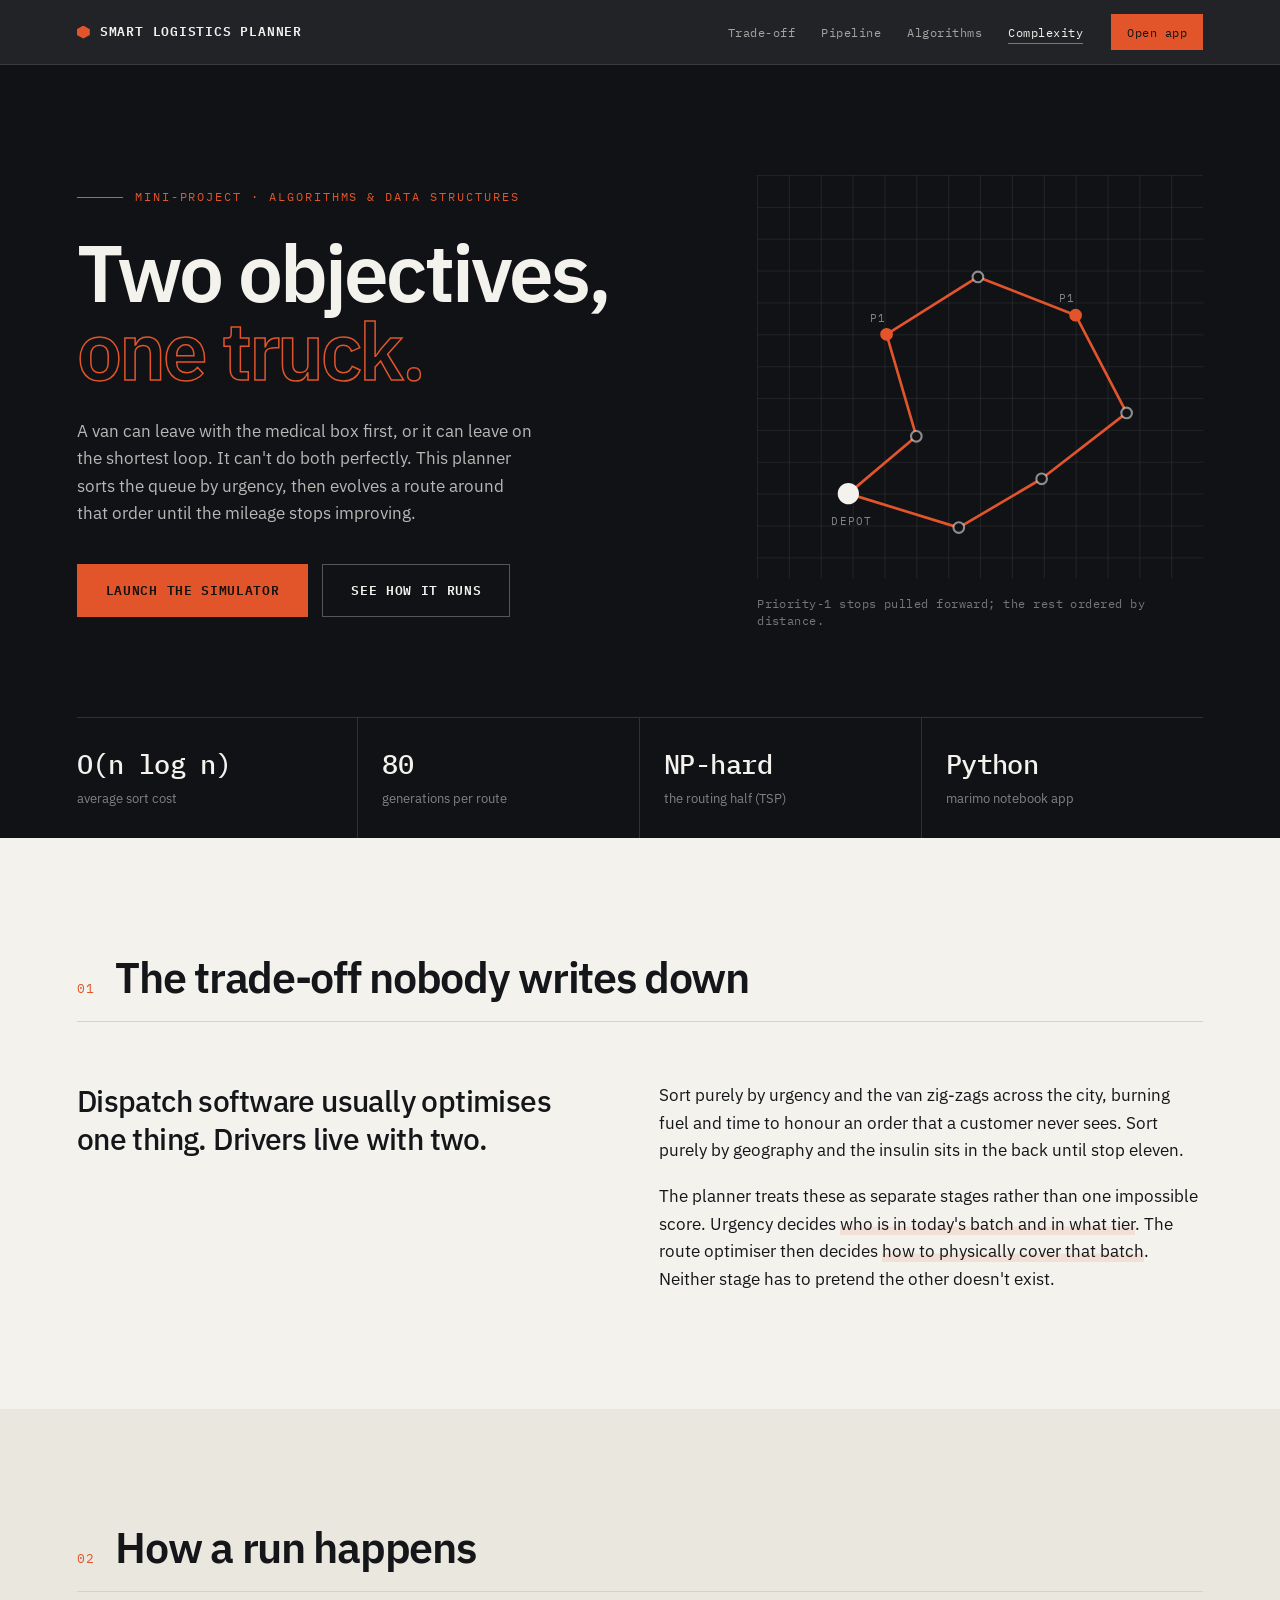
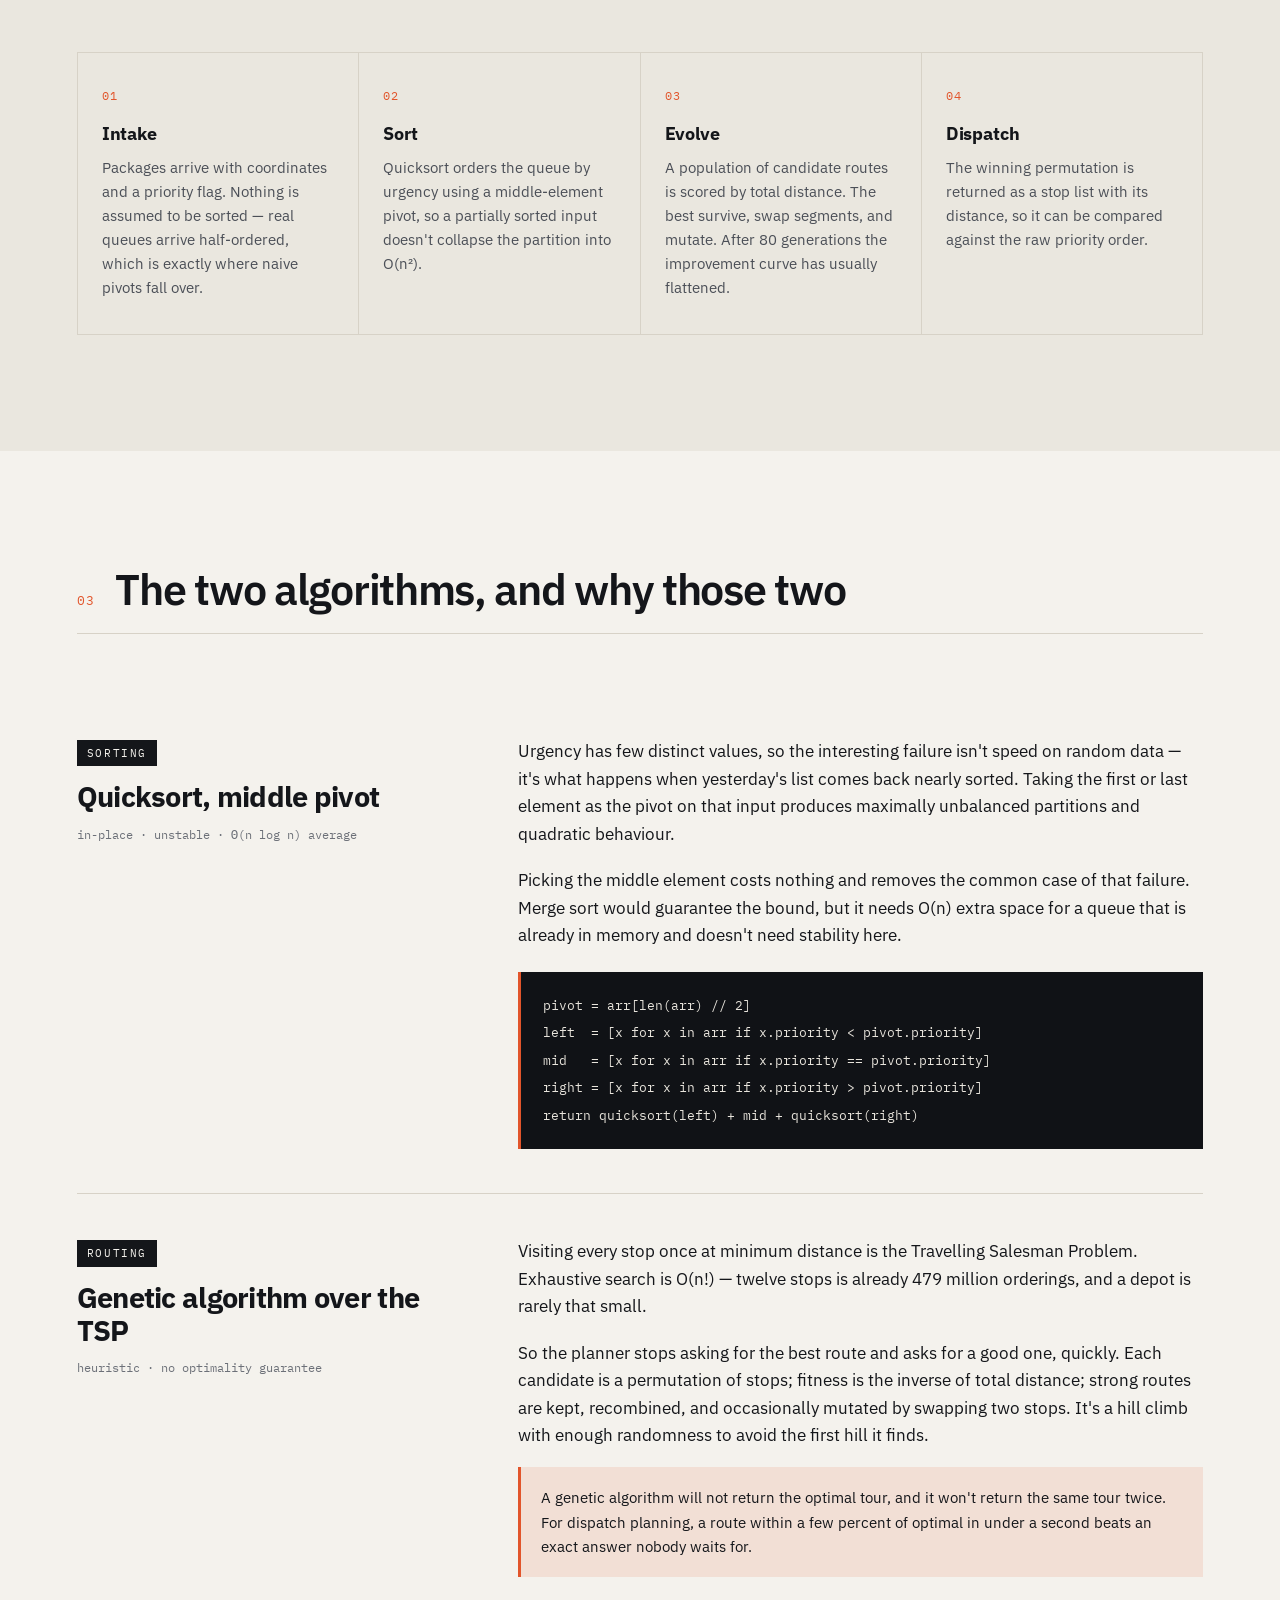
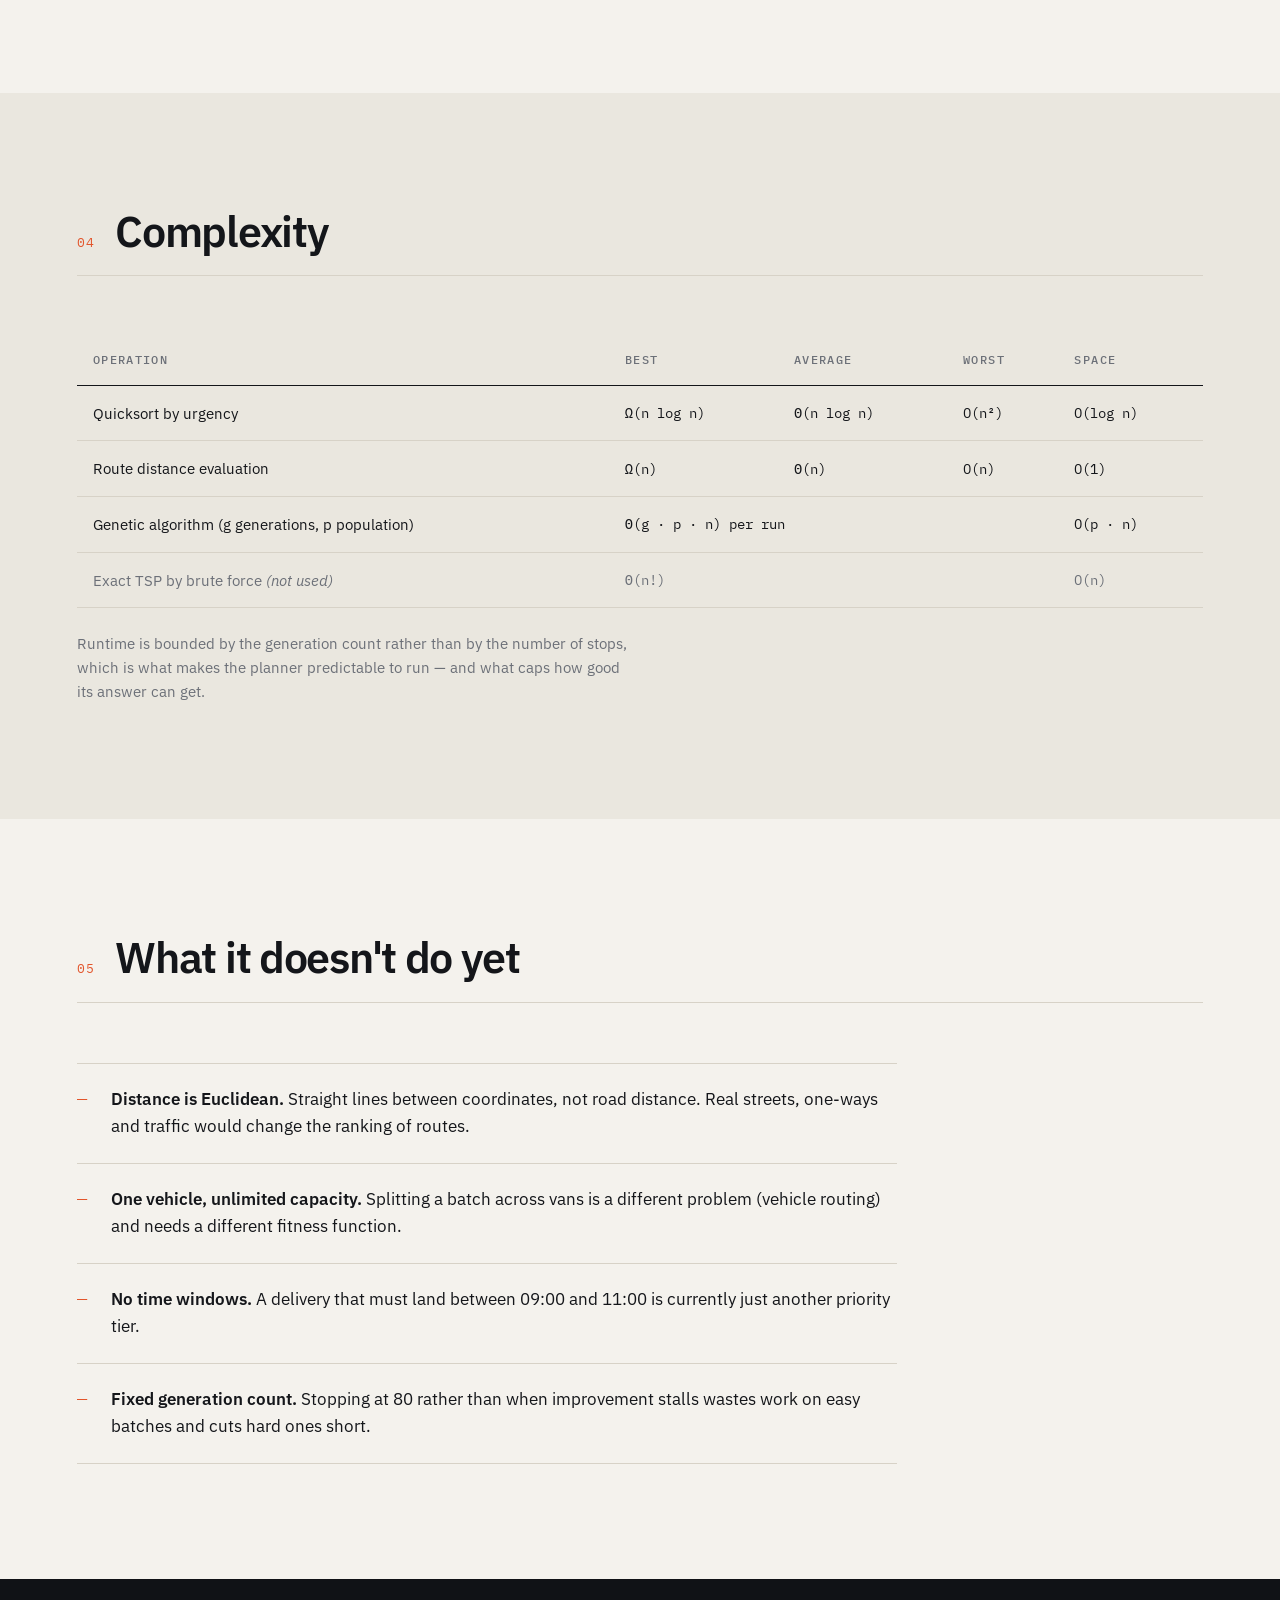
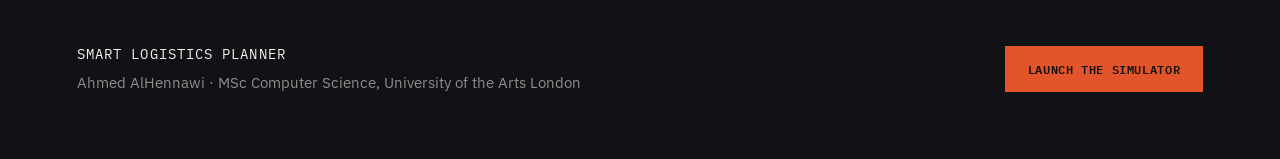
<file: index.html>
<!DOCTYPE html>
<html lang="en">

<head>
    <meta charset="UTF-8">
    <meta name="viewport" content="width=device-width, initial-scale=1.0">
    <title>Smart Logistics Planner — Ahmed AlHennawi</title>
    <meta name="description"
        content="A dispatch planner that sorts a package queue by urgency, then evolves a delivery route with a genetic algorithm. MSc mini-project, UAL.">
    <link rel="preconnect" href="https://fonts.googleapis.com">
    <link rel="preconnect" href="https://fonts.gstatic.com" crossorigin>
    <link href="https://fonts.googleapis.com/css2?family=IBM+Plex+Mono:wght@400;500;600&family=IBM+Plex+Sans:wght@400;500;600;700&display=swap"
        rel="stylesheet">
    <link rel="stylesheet" href="style.css">
</head>

<body>
    <a class="skip" href="#main">Skip to content</a>

    <nav class="bar">
        <a class="wordmark" href="#top">
            <span class="mark" aria-hidden="true"></span>
            Smart&nbsp;Logistics&nbsp;Planner
        </a>
        <ul class="bar-nav">
            <li><a href="#tradeoff">Trade-off</a></li>
            <li><a href="#pipeline">Pipeline</a></li>
            <li><a href="#algorithms">Algorithms</a></li>
            <li><a href="#complexity">Complexity</a></li>
        </ul>
        <a class="bar-cta" href="app.html" target="_blank" rel="noopener">Open app</a>
    </nav>

    <main id="main">
        <header class="hero" id="top">
            <div class="hero-grid">
                <div class="hero-text">
                    <p class="kicker">Mini-project · Algorithms &amp; Data Structures</p>
                    <h1>Two objectives,<br><span class="hl">one truck.</span></h1>
                    <p class="lede">A van can leave with the medical box first, or it can leave on the shortest loop.
                        It can't do both perfectly. This planner sorts the queue by urgency, then evolves a route
                        around that order until the mileage stops improving.</p>
                    <div class="hero-actions">
                        <a class="btn" href="app.html" target="_blank" rel="noopener">Launch the simulator</a>
                        <a class="btn ghost" href="#pipeline">See how it runs</a>
                    </div>
                </div>

                <figure class="map" aria-label="Illustration of a delivery route through eight stops">
                    <svg viewBox="0 0 420 380" role="img">
                        <defs>
                            <pattern id="grid" width="30" height="30" patternUnits="userSpaceOnUse">
                                <path d="M30 0H0V30" fill="none" stroke="currentColor" stroke-width="1"
                                    opacity=".14" />
                            </pattern>
                        </defs>
                        <rect width="420" height="380" fill="url(#grid)" />
                        <polyline class="route" fill="none" stroke-width="2.5" stroke-linecap="round"
                            stroke-linejoin="round"
                            points="86,300 150,246 122,150 208,96 300,132 348,224 268,286 190,332 86,300" />
                        <g class="stops">
                            <circle cx="86" cy="300" r="9" class="depot" />
                            <circle cx="150" cy="246" r="5" />
                            <circle cx="122" cy="150" r="5" class="urgent" />
                            <circle cx="208" cy="96" r="5" />
                            <circle cx="300" cy="132" r="5" class="urgent" />
                            <circle cx="348" cy="224" r="5" />
                            <circle cx="268" cy="286" r="5" />
                            <circle cx="190" cy="332" r="5" />
                        </g>
                        <text x="70" y="330" class="lbl">DEPOT</text>
                        <text x="106" y="138" class="lbl">P1</text>
                        <text x="284" y="120" class="lbl">P1</text>
                    </svg>
                    <figcaption>Priority-1 stops pulled forward; the rest ordered by distance.</figcaption>
                </figure>
            </div>

            <ul class="stats">
                <li><b>O(n log n)</b><span>average sort cost</span></li>
                <li><b>80</b><span>generations per route</span></li>
                <li><b>NP-hard</b><span>the routing half (TSP)</span></li>
                <li><b>Python</b><span>marimo notebook app</span></li>
            </ul>
        </header>

        <section id="tradeoff" class="band">
            <div class="head">
                <span class="num">01</span>
                <h2>The trade-off nobody writes down</h2>
            </div>
            <div class="split">
                <p class="big">Dispatch software usually optimises one thing. Drivers live with two.</p>
                <div class="prose">
                    <p>Sort purely by urgency and the van zig-zags across the city, burning fuel and time to honour an
                        order that a customer never sees. Sort purely by geography and the insulin sits in the back
                        until stop eleven.</p>
                    <p>The planner treats these as separate stages rather than one impossible score. Urgency decides
                        <em>who is in today's batch and in what tier</em>. The route optimiser then decides
                        <em>how to physically cover that batch</em>. Neither stage has to pretend the other doesn't
                        exist.</p>
                </div>
            </div>
        </section>

        <section id="pipeline" class="band alt">
            <div class="head">
                <span class="num">02</span>
                <h2>How a run happens</h2>
            </div>
            <ol class="steps">
                <li>
                    <span class="step-n">01</span>
                    <h3>Intake</h3>
                    <p>Packages arrive with coordinates and a priority flag. Nothing is assumed to be sorted — real
                        queues arrive half-ordered, which is exactly where naive pivots fall over.</p>
                </li>
                <li>
                    <span class="step-n">02</span>
                    <h3>Sort</h3>
                    <p>Quicksort orders the queue by urgency using a middle-element pivot, so a partially sorted input
                        doesn't collapse the partition into O(n²).</p>
                </li>
                <li>
                    <span class="step-n">03</span>
                    <h3>Evolve</h3>
                    <p>A population of candidate routes is scored by total distance. The best survive, swap segments,
                        and mutate. After 80 generations the improvement curve has usually flattened.</p>
                </li>
                <li>
                    <span class="step-n">04</span>
                    <h3>Dispatch</h3>
                    <p>The winning permutation is returned as a stop list with its distance, so it can be compared
                        against the raw priority order.</p>
                </li>
            </ol>
        </section>

        <section id="algorithms" class="band">
            <div class="head">
                <span class="num">03</span>
                <h2>The two algorithms, and why those two</h2>
            </div>

            <article class="algo">
                <div class="algo-meta">
                    <p class="tag">Sorting</p>
                    <h3>Quicksort, middle pivot</h3>
                    <p class="mono-note">in-place · unstable · Θ(n log n) average</p>
                </div>
                <div class="prose">
                    <p>Urgency has few distinct values, so the interesting failure isn't speed on random data — it's
                        what happens when yesterday's list comes back nearly sorted. Taking the first or last element
                        as the pivot on that input produces maximally unbalanced partitions and quadratic behaviour.</p>
                    <p>Picking the middle element costs nothing and removes the common case of that failure. Merge sort
                        would guarantee the bound, but it needs O(n) extra space for a queue that is already in memory
                        and doesn't need stability here.</p>
                    <pre><code>pivot = arr[len(arr) // 2]
left  = [x for x in arr if x.priority &lt; pivot.priority]
mid   = [x for x in arr if x.priority == pivot.priority]
right = [x for x in arr if x.priority &gt; pivot.priority]
return quicksort(left) + mid + quicksort(right)</code></pre>
                </div>
            </article>

            <article class="algo">
                <div class="algo-meta">
                    <p class="tag">Routing</p>
                    <h3>Genetic algorithm over the TSP</h3>
                    <p class="mono-note">heuristic · no optimality guarantee</p>
                </div>
                <div class="prose">
                    <p>Visiting every stop once at minimum distance is the Travelling Salesman Problem. Exhaustive
                        search is O(n!) — twelve stops is already 479 million orderings, and a depot is rarely
                        that small.</p>
                    <p>So the planner stops asking for the best route and asks for a good one, quickly. Each candidate
                        is a permutation of stops; fitness is the inverse of total distance; strong routes are kept,
                        recombined, and occasionally mutated by swapping two stops. It's a hill climb with enough
                        randomness to avoid the first hill it finds.</p>
                    <p class="callout">A genetic algorithm will not return the optimal tour, and it won't return the
                        same tour twice. For dispatch planning, a route within a few percent of optimal in under a
                        second beats an exact answer nobody waits for.</p>
                </div>
            </article>
        </section>

        <section id="complexity" class="band alt">
            <div class="head">
                <span class="num">04</span>
                <h2>Complexity</h2>
            </div>
            <div class="table-wrap">
                <table>
                    <thead>
                        <tr>
                            <th>Operation</th>
                            <th>Best</th>
                            <th>Average</th>
                            <th>Worst</th>
                            <th>Space</th>
                        </tr>
                    </thead>
                    <tbody>
                        <tr>
                            <td>Quicksort by urgency</td>
                            <td>Ω(n log n)</td>
                            <td>Θ(n log n)</td>
                            <td>O(n²)</td>
                            <td>O(log n)</td>
                        </tr>
                        <tr>
                            <td>Route distance evaluation</td>
                            <td>Ω(n)</td>
                            <td>Θ(n)</td>
                            <td>O(n)</td>
                            <td>O(1)</td>
                        </tr>
                        <tr>
                            <td>Genetic algorithm (g generations, p population)</td>
                            <td colspan="3">Θ(g · p · n) per run</td>
                            <td>O(p · n)</td>
                        </tr>
                        <tr class="muted">
                            <td>Exact TSP by brute force <em>(not used)</em></td>
                            <td colspan="3">Θ(n!)</td>
                            <td>O(n)</td>
                        </tr>
                    </tbody>
                </table>
            </div>
            <p class="foot-note">Runtime is bounded by the generation count rather than by the number of stops, which
                is what makes the planner predictable to run — and what caps how good its answer can get.</p>
        </section>

        <section id="limits" class="band">
            <div class="head">
                <span class="num">05</span>
                <h2>What it doesn't do yet</h2>
            </div>
            <ul class="limits">
                <li><b>Distance is Euclidean.</b> Straight lines between coordinates, not road distance. Real streets,
                    one-ways and traffic would change the ranking of routes.</li>
                <li><b>One vehicle, unlimited capacity.</b> Splitting a batch across vans is a different problem
                    (vehicle routing) and needs a different fitness function.</li>
                <li><b>No time windows.</b> A delivery that must land between 09:00 and 11:00 is currently just another
                    priority tier.</li>
                <li><b>Fixed generation count.</b> Stopping at 80 rather than when improvement stalls wastes work on
                    easy batches and cuts hard ones short.</li>
            </ul>
        </section>
    </main>

    <footer class="footer">
        <div>
            <p class="f-title">Smart Logistics Planner</p>
            <p class="f-sub">Ahmed AlHennawi · MSc Computer Science, University of the Arts London</p>
        </div>
        <a class="btn small" href="app.html" target="_blank" rel="noopener">Launch the simulator</a>
    </footer>

    <script src="script.js"></script>
</body>

</html>
</file>
<file: style.css>
:root {
    --ink: #14161a;
    --ink-2: #2b2f36;
    --paper: #f4f2ed;
    --paper-2: #eae7df;
    --line: #d7d2c7;
    --muted: #6c7078;
    --signal: #e2552b;
    --signal-soft: rgba(226, 85, 43, .12);
    --night: #101216;
    --serif-mono: 'IBM Plex Mono', ui-monospace, SFMono-Regular, Menlo, monospace;
    --sans: 'IBM Plex Sans', system-ui, -apple-system, Segoe UI, Helvetica, Arial, sans-serif;
    --pad: clamp(20px, 6vw, 96px);
}

* { margin: 0; padding: 0; box-sizing: border-box; }

html { scroll-behavior: smooth; }

body {
    font-family: var(--sans);
    background: var(--paper);
    color: var(--ink);
    line-height: 1.62;
    -webkit-font-smoothing: antialiased;
    font-size: 17px;
}

::selection { background: var(--signal); color: #fff; }

a { color: inherit; }

.skip {
    position: absolute; left: -9999px; top: 0; background: var(--ink); color: #fff;
    padding: 10px 16px; z-index: 99;
}
.skip:focus { left: 8px; top: 8px; }

/* ---------- top bar ---------- */
.bar {
    position: sticky; top: 0; z-index: 40;
    display: flex; align-items: center; gap: 28px;
    padding: 14px var(--pad);
    background: rgba(16, 18, 22, .92);
    backdrop-filter: saturate(140%) blur(8px);
    color: var(--paper);
    border-bottom: 1px solid rgba(255, 255, 255, .1);
}

.wordmark {
    display: flex; align-items: center; gap: 10px;
    font-family: var(--serif-mono);
    font-size: .82rem; font-weight: 600; letter-spacing: .06em;
    text-transform: uppercase; text-decoration: none; white-space: nowrap;
}

.mark {
    width: 13px; height: 13px; flex: none;
    background: var(--signal);
    clip-path: polygon(50% 0, 100% 28%, 100% 72%, 50% 100%, 0 72%, 0 28%);
}

.bar-nav {
    list-style: none; display: flex; gap: 26px; margin-left: auto;
    font-family: var(--serif-mono); font-size: .78rem; letter-spacing: .04em;
}

.bar-nav a {
    text-decoration: none; color: rgba(244, 242, 237, .62);
    padding-bottom: 3px; border-bottom: 1px solid transparent;
    transition: color .2s, border-color .2s;
}
.bar-nav a:hover { color: var(--paper); }
.bar-nav a.active { color: var(--paper); border-color: var(--signal); }

.bar-cta {
    font-family: var(--serif-mono); font-size: .78rem; letter-spacing: .04em;
    text-decoration: none; color: var(--night); background: var(--signal);
    padding: 8px 16px; white-space: nowrap;
    transition: background .2s, transform .2s;
}
.bar-cta:hover { background: #ff6a3d; transform: translateY(-1px); }

@media (max-width: 820px) {
    .bar-nav { display: none; }
    .bar-cta { margin-left: auto; }
}

/* ---------- hero ---------- */
.hero {
    background: var(--night);
    color: var(--paper);
    padding: clamp(56px, 9vw, 110px) var(--pad) 0;
}

.hero-grid {
    display: grid;
    grid-template-columns: minmax(0, 1.15fr) minmax(0, .85fr);
    gap: clamp(32px, 6vw, 80px);
    align-items: center;
    padding-bottom: clamp(48px, 7vw, 88px);
}

.kicker {
    font-family: var(--serif-mono);
    font-size: .76rem; letter-spacing: .16em; text-transform: uppercase;
    color: var(--signal); margin-bottom: 26px;
    display: flex; align-items: center; gap: 12px;
}
.kicker::before {
    content: ""; width: 46px; height: 1px; background: var(--signal); flex: none;
}

h1 {
    font-size: clamp(2.7rem, 7vw, 5rem);
    line-height: .98;
    letter-spacing: -.035em;
    font-weight: 600;
    margin-bottom: 28px;
}

.hl {
    color: transparent;
    -webkit-text-stroke: 1.5px var(--signal);
    text-stroke: 1.5px var(--signal);
}

.lede {
    max-width: 46ch;
    color: rgba(244, 242, 237, .74);
    font-size: 1.06rem;
    margin-bottom: 36px;
}

.hero-actions { display: flex; flex-wrap: wrap; gap: 14px; }

.btn {
    display: inline-block;
    font-family: var(--serif-mono); font-size: .84rem; letter-spacing: .05em;
    text-decoration: none; text-transform: uppercase;
    background: var(--signal); color: #14100e;
    padding: 15px 28px; font-weight: 600;
    border: 1px solid var(--signal);
    transition: transform .18s ease, box-shadow .18s ease, background .18s;
}
.btn:hover { transform: translateY(-2px); box-shadow: 0 10px 0 -4px rgba(226, 85, 43, .35); background: #ff6a3d; }
.btn.ghost { background: transparent; color: var(--paper); border-color: rgba(244, 242, 237, .3); }
.btn.ghost:hover { border-color: var(--paper); box-shadow: none; background: rgba(255, 255, 255, .05); }
.btn.small { padding: 12px 22px; font-size: .78rem; }

/* map illustration */
.map { color: var(--paper); }
.map svg { width: 100%; height: auto; display: block; overflow: visible; }
.map figcaption {
    font-family: var(--serif-mono); font-size: .72rem; letter-spacing: .04em;
    color: rgba(244, 242, 237, .45); margin-top: 16px; line-height: 1.5;
}

.route {
    stroke: var(--signal);
    stroke-dasharray: 1200;
    stroke-dashoffset: 1200;
}
.route.drawn { animation: draw 2.4s cubic-bezier(.7, 0, .3, 1) forwards; }
@keyframes draw { to { stroke-dashoffset: 0; } }

.stops circle { fill: var(--night); stroke: rgba(244, 242, 237, .55); stroke-width: 2; }
.stops .urgent { fill: var(--signal); stroke: var(--signal); }
.stops .depot { fill: var(--paper); stroke: var(--paper); }
.lbl {
    font-family: var(--serif-mono); font-size: 10px; letter-spacing: .12em;
    fill: rgba(244, 242, 237, .5);
}

@media (max-width: 900px) {
    .hero-grid { grid-template-columns: 1fr; }
    .map { max-width: 420px; }
}

/* stats strip */
.stats {
    list-style: none;
    display: grid; grid-template-columns: repeat(4, 1fr);
    border-top: 1px solid rgba(244, 242, 237, .14);
}
.stats li {
    padding: 24px 24px 30px 0;
    border-right: 1px solid rgba(244, 242, 237, .14);
}
.stats li:last-child { border-right: 0; }
.stats li:not(:first-child) { padding-left: 24px; }
.stats b {
    display: block; font-family: var(--serif-mono); font-weight: 500;
    font-size: clamp(1.15rem, 2.4vw, 1.7rem); letter-spacing: -.02em;
}
.stats span {
    font-size: .8rem; color: rgba(244, 242, 237, .5); line-height: 1.4; display: block; margin-top: 4px;
}
@media (max-width: 700px) {
    .stats { grid-template-columns: 1fr 1fr; }
    .stats li { border-bottom: 1px solid rgba(244, 242, 237, .14); }
    .stats li:nth-child(2n) { border-right: 0; }
}

/* ---------- bands ---------- */
.band { padding: clamp(64px, 9vw, 120px) var(--pad); }
.band.alt { background: var(--paper-2); }

.head {
    display: flex; align-items: baseline; gap: 20px;
    border-bottom: 1px solid var(--line);
    padding-bottom: 20px; margin-bottom: clamp(36px, 5vw, 60px);
}
.num {
    font-family: var(--serif-mono); font-size: .8rem; color: var(--signal);
    letter-spacing: .1em; padding-top: 6px;
}
h2 {
    font-size: clamp(1.7rem, 3.6vw, 2.7rem);
    letter-spacing: -.03em; font-weight: 600; line-height: 1.1;
}

.split {
    display: grid; grid-template-columns: minmax(0, 1fr) minmax(0, 1.05fr);
    gap: clamp(28px, 5vw, 72px);
}
.big {
    font-size: clamp(1.35rem, 2.5vw, 1.85rem);
    line-height: 1.3; letter-spacing: -.02em; font-weight: 500;
}
.prose p + p { margin-top: 1.1em; }
.prose em { font-style: normal; box-shadow: inset 0 -.5em 0 var(--signal-soft); }
@media (max-width: 820px) { .split { grid-template-columns: 1fr; } }

/* steps */
.steps {
    list-style: none;
    display: grid; grid-template-columns: repeat(4, 1fr);
    gap: 1px; background: var(--line);
    border: 1px solid var(--line);
}
.steps li { background: var(--paper-2); padding: 28px 24px 34px; }
.step-n {
    font-family: var(--serif-mono); font-size: .75rem; color: var(--signal); letter-spacing: .1em;
}
.steps h3 { font-size: 1.12rem; margin: 10px 0 8px; letter-spacing: -.01em; }
.steps p { font-size: .93rem; color: #4b4f57; }
@media (max-width: 900px) { .steps { grid-template-columns: 1fr 1fr; } }
@media (max-width: 560px) { .steps { grid-template-columns: 1fr; } }

/* algorithms */
.algo {
    display: grid; grid-template-columns: minmax(0, .55fr) minmax(0, 1fr);
    gap: clamp(24px, 5vw, 64px);
    padding: clamp(30px, 4vw, 44px) 0;
    border-bottom: 1px solid var(--line);
}
.algo:last-of-type { border-bottom: 0; padding-bottom: 0; }
.tag {
    display: inline-block; font-family: var(--serif-mono); font-size: .7rem;
    letter-spacing: .14em; text-transform: uppercase;
    background: var(--ink); color: var(--paper); padding: 4px 10px; margin-bottom: 14px;
}
.algo h3 { font-size: clamp(1.3rem, 2.4vw, 1.8rem); letter-spacing: -.025em; line-height: 1.15; }
.mono-note {
    font-family: var(--serif-mono); font-size: .78rem; color: var(--muted); margin-top: 10px;
}
@media (max-width: 820px) { .algo { grid-template-columns: 1fr; } }

pre {
    margin-top: 22px; background: var(--night); color: #e8e4dc;
    padding: 20px 22px; overflow-x: auto;
    border-left: 3px solid var(--signal);
}
code { font-family: var(--serif-mono); font-size: .82rem; line-height: 1.75; }

.callout {
    margin-top: 1.2em; padding: 18px 20px;
    background: var(--signal-soft); border-left: 3px solid var(--signal);
    font-size: .96rem;
}

/* table */
.table-wrap { overflow-x: auto; }
table { width: 100%; border-collapse: collapse; min-width: 620px; }
th, td { text-align: left; padding: 15px 16px; border-bottom: 1px solid var(--line); }
th {
    font-family: var(--serif-mono); font-size: .72rem; letter-spacing: .12em;
    text-transform: uppercase; color: var(--muted); font-weight: 500;
    border-bottom: 1px solid var(--ink);
}
td { font-size: .95rem; }
td:not(:first-child) { font-family: var(--serif-mono); font-size: .86rem; }
tbody tr:hover { background: rgba(226, 85, 43, .07); }
tr.muted td { color: var(--muted); }
.foot-note { margin-top: 24px; font-size: .92rem; color: var(--muted); max-width: 62ch; }

/* limits */
.limits { list-style: none; max-width: 82ch; border-top: 1px solid var(--line); }
.limits li { padding: 22px 0 22px 34px; position: relative; border-bottom: 1px solid var(--line); }
.limits li::before {
    content: "—"; position: absolute; left: 0; top: 22px; color: var(--signal);
    font-family: var(--serif-mono);
}
.limits b { font-weight: 600; }

/* footer */
.footer {
    background: var(--night); color: var(--paper);
    padding: clamp(40px, 6vw, 64px) var(--pad);
    display: flex; flex-wrap: wrap; gap: 24px;
    align-items: center; justify-content: space-between;
}
.f-title {
    font-family: var(--serif-mono); font-size: .85rem; letter-spacing: .08em;
    text-transform: uppercase;
}
.f-sub { color: rgba(244, 242, 237, .55); font-size: .92rem; margin-top: 6px; }

/* reveal */
.reveal { opacity: 0; transform: translateY(14px); }
.reveal.in { opacity: 1; transform: none; transition: opacity .6s ease, transform .6s cubic-bezier(.2, .7, .3, 1); }

@media (prefers-reduced-motion: reduce) {
    html { scroll-behavior: auto; }
    .reveal, .reveal.in { opacity: 1; transform: none; transition: none; }
    .route { stroke-dashoffset: 0; }
    .route.drawn { animation: none; }
}
</file>
